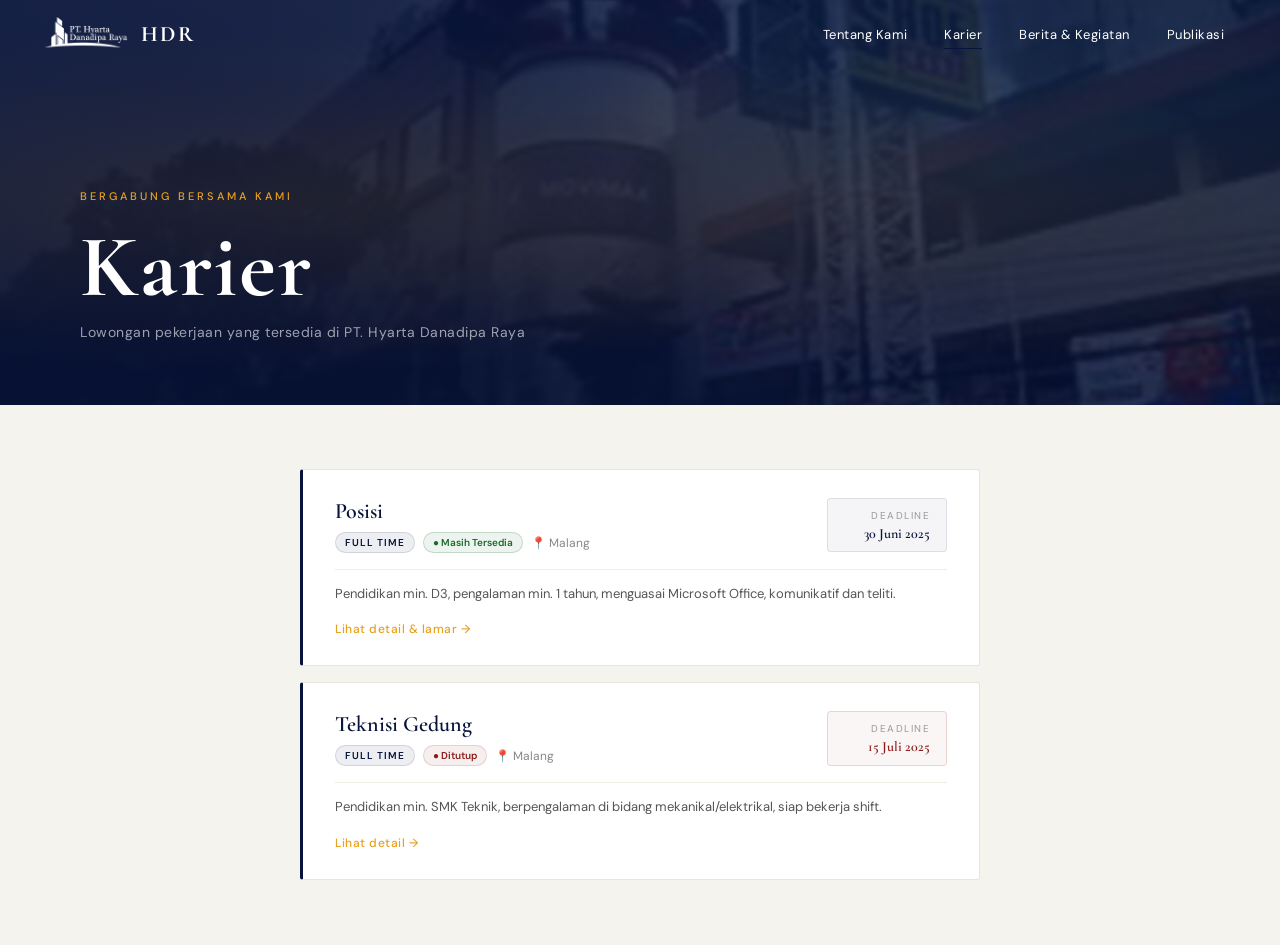
<file: 3karier.html>
<!DOCTYPE html>
<html lang="id">
<head>
  <meta charset="UTF-8">
  <meta name="viewport" content="width=device-width, initial-scale=1.0"/>
  <title>Karier – PT. Hyarta Danadipa Raya</title>
  <link rel="stylesheet" href="1utama.css">
  <link rel="stylesheet" href="3karier.css">
  <link rel="preconnect" href="https://fonts.googleapis.com">
  <link rel="preconnect" href="https://fonts.gstatic.com" crossorigin>
  <link href="https://fonts.googleapis.com/css2?family=Cormorant+Garamond:wght@300;400;600;700&family=DM+Sans:wght@300;400;500&display=swap" rel="stylesheet">
</head>
<body>

  <!-- ======= NAVBAR ======= -->
  <nav class="navbar" id="navbar">
    <div class="navbar-logo">
      <img src="fotologo.png" alt="Logo HDR" class="nav-logo-img">
      <span class="nav-brand">HDR</span>
    </div>
    <div class="navbar-links">
      <a href="index.html" class="nav-link active">Tentang Kami</a>
      <a href="3karier.html" class="nav-link">Karier</a>
      <a href="5berita.html" class="nav-link">Berita &amp; Kegiatan</a>
      <a href="6publikasi.html" class="nav-link">Publikasi</a>
    </div>
    <button class="hamburger" id="hamburger" aria-label="Menu">
      <span></span><span></span><span></span>
    </button>
  </nav>

  <div class="mobile-drawer" id="mobileDrawer">
    <a href="index.html" class="nav-link active">Tentang Kami</a>
      <a href="3karier.html" class="nav-link">Karier</a>
      <a href="5berita.html" class="nav-link">Berita &amp; Kegiatan</a>
      <a href="6publikasi.html" class="nav-link">Publikasi</a>
  </div>

  <!-- ======= HERO ======= -->
  <section class="karier-hero">
    <div class="hero-overlay"></div>
    <div class="karier-hero-content">
      <span class="section-tag reveal">Bergabung Bersama Kami</span>
      <h1 class="karier-hero-title reveal">Karier</h1>
      <p class="karier-hero-sub reveal">Lowongan pekerjaan yang tersedia di PT. Hyarta Danadipa Raya</p>
    </div>
  </section>

  <!-- ======= KONTEN LOWONGAN ======= -->
  <section class="karier-konten">

    <!-- =====================================================
         TAMBAH LOWONGAN DI SINI
         Ganti href, badge-buka/tutup, judul, syarat, deadline sesuai note
    ====================================================== -->

    <a href="PASTE_LINK_GOOGLE_DRIVE" target="_blank" class="lowongan reveal">
      <div class="lowongan-top">
        <div>
          <div class="lowongan-judul">Posisi</div>
          <div class="lowongan-info">
            <span class="badge">Full Time</span>
            <span class="badge-buka">● Masih Tersedia</span>
            <span class="lowongan-lokasi">📍 Malang</span>
          </div>
        </div>
        <div class="lowongan-deadline">
          <span class="deadline-label">Deadline</span>
          <span class="deadline-val">30 Juni 2025</span>
        </div>
      </div>
      <div class="lowongan-syarat">
        Pendidikan min. D3, pengalaman min. 1 tahun,
        menguasai Microsoft Office, komunikatif dan teliti.
      </div>
      <div class="lowongan-footer">Lihat detail & lamar →</div>
    </a>

    <a href="LINK_GOOGLE_DRIVE" target="_blank" class="lowongan reveal">
      <div class="lowongan-top">
        <div>
          <div class="lowongan-judul">Teknisi Gedung</div>
          <div class="lowongan-info">
            <span class="badge">Full Time</span>
            <span class="badge-tutup">● Ditutup</span>
            <span class="lowongan-lokasi">📍 Malang</span>
          </div>
        </div>
        <div class="lowongan-deadline tutup">
          <span class="deadline-label">Deadline</span>
          <span class="deadline-val">15 Juli 2025</span>
        </div>
      </div>
      <div class="lowongan-syarat">
        Pendidikan min. SMK Teknik, berpengalaman di bidang
        mekanikal/elektrikal, siap bekerja shift.
      </div>
      <div class="lowongan-footer">Lihat detail →</div>
    </a>

    <!-- TAMBAH LOWONGAN BARU DI BAWAH INI -->
    <!--
    <a href="LINK_GOOGLE_DRIVE" target="_blank" class="lowongan reveal">
      <div class="lowongan-top">
        <div>
          <div class="lowongan-judul">NAMA POSISI</div>
          <div class="lowongan-info">
            <span class="badge">Full Time</span>
            <span class="badge-buka">● Masih Tersedia</span>
            <span class="lowongan-lokasi">📍 Malang</span>
          </div>
        </div>
        <div class="lowongan-deadline">
          <span class="deadline-label">Deadline</span>
          <span class="deadline-val">TANGGAL</span>
        </div>
      </div>
      <div class="lowongan-syarat">Syarat: ISI DI SINI</div>
      <div class="lowongan-footer">Lihat detail & lamar →</div>
    </a>
    -->

    <!-- JIKA TIDAK ADA LOWONGAN, HAPUS KOMENTAR DI BAWAH -->
    <!--
    <div class="kosong reveal">
      <div class="kosong-icon">📋</div>
      <p>Saat ini belum ada lowongan yang tersedia.</p>
      <p>Pantau terus halaman ini untuk update terbaru.</p>
    </div>
    -->

  </section>

  <button class="scroll-top" id="scrollTop" aria-label="Scroll to top">↑</button>
  <script src="1utama.js"></script>
</body>
</html>
</file>
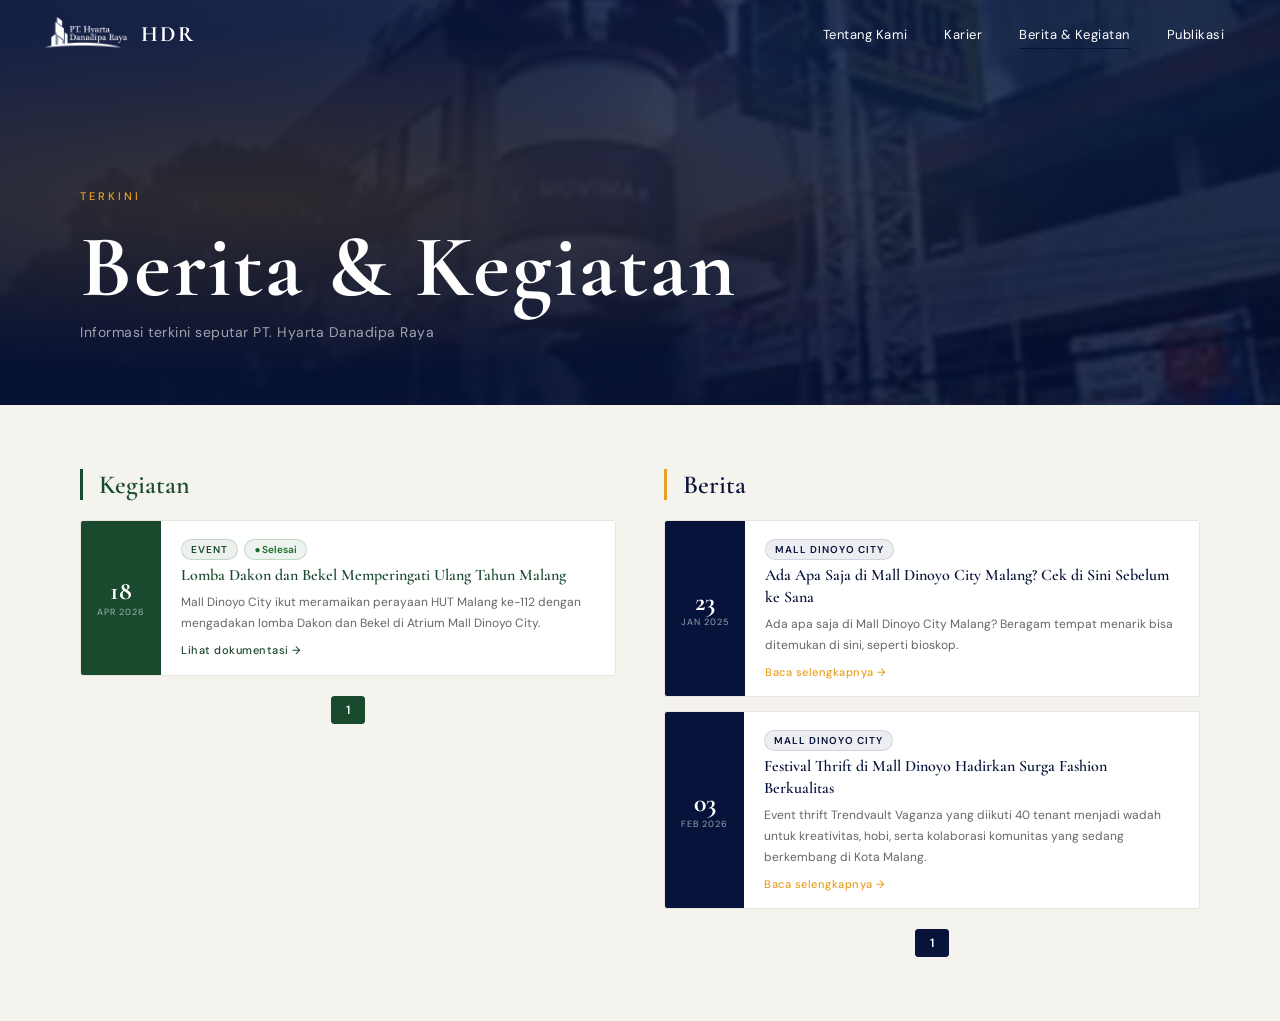
<file: 5berita.html>
<!DOCTYPE html>
<html lang="id">
<head>
  <meta charset="UTF-8">
  <meta name="viewport" content="width=device-width, initial-scale=1.0"/>
  <title>Berita & Kegiatan – PT. Hyarta Danadipa Raya</title>
  <link rel="stylesheet" href="1utama.css">
  <link rel="stylesheet" href="5berita.css">
  <link rel="preconnect" href="https://fonts.googleapis.com">
  <link rel="preconnect" href="https://fonts.gstatic.com" crossorigin>
  <link href="https://fonts.googleapis.com/css2?family=Cormorant+Garamond:wght@300;400;600;700&family=DM+Sans:wght@300;400;500&display=swap" rel="stylesheet">
</head>
<body>

  <!-- ======= NAVBAR ======= -->
  <nav class="navbar" id="navbar">
    <div class="navbar-logo">
      <img src="fotologo.png" alt="Logo HDR" class="nav-logo-img">
      <span class="nav-brand">HDR</span>
    </div>
    <div class="navbar-links">
      <a href="index.html" class="nav-link active">Tentang Kami</a>
      <a href="3karier.html" class="nav-link">Karier</a>
      <a href="5berita.html" class="nav-link">Berita &amp; Kegiatan</a>
      <a href="6publikasi.html" class="nav-link">Publikasi</a>
    </div>
    <button class="hamburger" id="hamburger" aria-label="Menu">
      <span></span><span></span><span></span>
    </button>
  </nav>

  <div class="mobile-drawer" id="mobileDrawer">
    <a href="index.html" class="nav-link active">Tentang Kami</a>
      <a href="3karier.html" class="nav-link">Karier</a>
      <a href="5berita.html" class="nav-link">Berita &amp; Kegiatan</a>
      <a href="6publikasi.html" class="nav-link">Publikasi</a>
  </div>

  <!-- ======= HERO ======= -->
  <section class="berita-hero">
    <div class="hero-overlay"></div>
    <div class="berita-hero-content">
      <span class="section-tag reveal">Terkini</span>
      <h1 class="berita-hero-title reveal">Berita & Kegiatan</h1>
      <p class="berita-hero-sub reveal">Informasi terkini seputar PT. Hyarta Danadipa Raya</p>
    </div>
  </section>

  <!-- ======= KONTEN ======= -->
  <div class="berita-wrap">
    <div class="dua-kolom">

      <!-- ============================================
           KOLOM KIRI — KEGIATAN
           Maks 10 kartu. Kalau penuh buat 5berita-p2.html
      ============================================ -->
      <div>
        <h2 class="kolom-judul hijau reveal">Kegiatan</h2>

        <div class="daftar-kartu">

          <!-- KARTU KEGIATAN 1 -->
          <a href="LINK_DOKUMENTASI" target="_blank" class="kartu-kegiatan reveal">
            <div class="kartu-kiri-hijau">
              <div class="kartu-tanggal-blok">
                <span class="tgl-hari">18</span>
                <span class="tgl-bulan">Apr 2026</span>
              </div>
            </div>
            <div class="kartu-kanan">
              <div class="kartu-meta">
                <span class="badge-kegiatan">EVENT</span>
                <span class="badge-selesai">● Selesai</span>
              </div>
              <div class="kartu-judul hijau">Lomba Dakon dan Bekel Memperingati Ulang Tahun Malang</div>
              <div class="kartu-ringkasan">
                Mall Dinoyo City ikut meramaikan perayaan HUT Malang ke-112 
                dengan mengadakan lomba Dakon dan Bekel di Atrium Mall Dinoyo City.
              </div>
              <div class="kartu-footer hijau">Lihat dokumentasi →</div>
            </div>
          </a>

          <!-- ============================================
               TAMBAH KEGIATAN BARU — copy blok ini, maks 10
          =============================================
          <a href="LINK_DOKUMENTASI" target="_blank" class="kartu-kegiatan reveal">
            <div class="kartu-kiri-hijau">
              <div class="kartu-tanggal-blok">
                <span class="tgl-hari">DD</span>
                <span class="tgl-bulan">MMM YYYY</span>
              </div>
            </div>
            <div class="kartu-kanan">
              <div class="kartu-meta">
                <span class="badge-kegiatan">KATEGORI</span>
                <span class="badge-selesai">● Selesai</span>
              </div>
              <div class="kartu-judul hijau">JUDUL KEGIATAN</div>
              <div class="kartu-ringkasan">DESKRIPSI SINGKAT</div>
              <div class="kartu-footer hijau">Lihat dokumentasi →</div>
            </div>
          </a>
          -->

          <!-- JIKA BELUM ADA KEGIATAN
          <div class="kosong reveal">
            <div class="kosong-icon">🎯</div>
            <p>Belum ada kegiatan.</p>
            <p>Pantau terus untuk update terbaru.</p>
          </div>
          -->

        </div><!-- end daftar-kartu -->

        <!-- PAGINATION KEGIATAN -->
        <div class="pagination">
          <a href="5berita.html" class="pag-btn hijau active">1</a>
          <!-- <a href="5berita-p2.html#kegiatan" class="pag-btn hijau">2</a> -->
        </div>

      </div><!-- end kolom kiri -->


      <!-- ============================================
           KOLOM KANAN — BERITA
           Maks 10 kartu. Kalau penuh buat 5berita-p2.html
      ============================================ -->
      <div>
        <h2 class="kolom-judul reveal">Berita</h2>

        <div class="daftar-kartu">

          <!-- KARTU BERITA 1 -->
          <a href="https://kumparan.com/seputar-malang/ada-apa-saja-di-mall-dinoyo-city-malang-cek-di-sini-sebelum-ke-sana-24MHCnG4ILR" target="_blank" class="kartu-berita reveal">
            <div class="kartu-kiri-biru">
              <div class="kartu-tanggal-blok">
                <span class="tgl-hari">23</span>
                <span class="tgl-bulan">Jan 2025</span>
              </div>
            </div>
            <div class="kartu-kanan">
              <div class="kartu-meta">
                <span class="badge-kategori">Mall Dinoyo City</span>
              </div>
              <div class="kartu-judul">Ada Apa Saja di Mall Dinoyo City Malang? Cek di Sini Sebelum ke Sana</div>
              <div class="kartu-ringkasan">
                Ada apa saja di Mall Dinoyo City Malang? Beragam tempat menarik bisa 
                ditemukan di sini, seperti bioskop.
              </div>
              <div class="kartu-footer">Baca selengkapnya →</div>
            </div>
          </a>

          <!-- KARTU BERITA 2 -->
          <a href="https://timesindonesia.co.id/peristiwa-daerah/576431/festival-thrift-di-mall-dinoyo-hadirkan-surga-fashion-berkualitas" target="_blank" class="kartu-berita reveal">
            <div class="kartu-kiri-biru">
              <div class="kartu-tanggal-blok">
                <span class="tgl-hari">03</span>
                <span class="tgl-bulan">Feb 2026</span>
              </div>
            </div>
            <div class="kartu-kanan">
              <div class="kartu-meta">
                <span class="badge-kategori">Mall Dinoyo City</span>
              </div>
              <div class="kartu-judul">Festival Thrift di Mall Dinoyo Hadirkan Surga Fashion Berkualitas</div>
              <div class="kartu-ringkasan">
                Event thrift Trendvault Vaganza yang diikuti 40 tenant menjadi wadah untuk kreativitas, 
                hobi, serta kolaborasi komunitas yang sedang berkembang di Kota Malang.
              </div>
              <div class="kartu-footer">Baca selengkapnya →</div>
            </div>
          </a>

          <!-- ============================================
               TAMBAH BERITA BARU — copy blok ini, maks 10
          =============================================
          <a href="LINK_ARTIKEL" target="_blank" class="kartu-berita reveal">
            <div class="kartu-kiri-biru">
              <div class="kartu-tanggal-blok">
                <span class="tgl-hari">DD</span>
                <span class="tgl-bulan">MMM YYYY</span>
              </div>
            </div>
            <div class="kartu-kanan">
              <div class="kartu-meta">
                <span class="badge-kategori">KATEGORI</span>
              </div>
              <div class="kartu-judul">JUDUL BERITA</div>
              <div class="kartu-ringkasan">RINGKASAN SINGKAT</div>
              <div class="kartu-footer">Baca selengkapnya →</div>
            </div>
          </a>
          -->

          <!-- JIKA BELUM ADA BERITA
          <div class="kosong reveal">
            <div class="kosong-icon">📰</div>
            <p>Belum ada berita.</p>
            <p>Pantau terus untuk update terbaru.</p>
          </div>
          -->

        </div><!-- end daftar-kartu -->

        <!-- PAGINATION BERITA -->
        <div class="pagination">
          <a href="5berita.html" class="pag-btn active">1</a>
          <!-- <a href="5berita-p2.html" class="pag-btn">2</a> -->
        </div>

      </div><!-- end kolom kanan -->

    </div><!-- end dua-kolom -->
  </div><!-- end berita-wrap -->

  <button class="scroll-top" id="scrollTop" aria-label="Scroll to top">↑</button>
  <script src="1utama.js"></script>
</body>
</html>
</file>
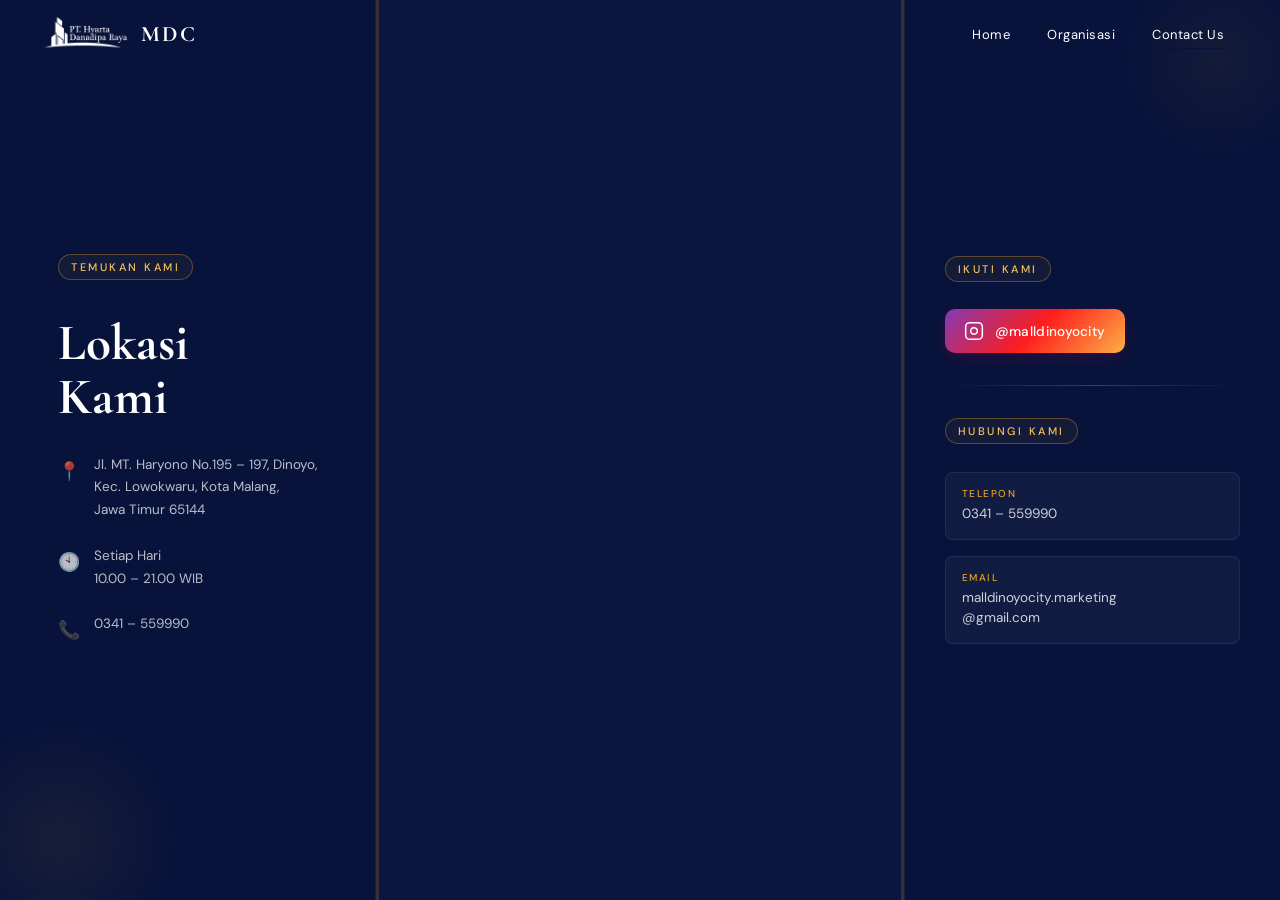
<file: 8contactus.html>
<!DOCTYPE html>
<html lang="id">
<head>
  <meta charset="UTF-8">
  <meta name="viewport" content="width=device-width, initial-scale=1.0">
  <title>Contact Us – Mall Dinoyo City</title>
  <link rel="stylesheet" href="1utama.css">
  <link rel="stylesheet" href="8contactus.css">
  <link rel="preconnect" href="https://fonts.googleapis.com">
  <link rel="preconnect" href="https://fonts.gstatic.com" crossorigin>
  <link href="https://fonts.googleapis.com/css2?family=Cormorant+Garamond:wght@300;400;600;700&family=DM+Sans:wght@300;400;500&display=swap" rel="stylesheet">
</head>
<body>

  <!-- ======= NAVBAR ======= -->
  <nav class="navbar" id="navbar">
    <div class="navbar-logo">
      <img src="fotologo.png" alt="Logo HDR" class="nav-logo-img">
      <span class="nav-brand">MDC</span>
    </div>
    <div class="navbar-links">
      <a href="2malldinoyo.html" class="nav-link">Home</a>
      <a href="7organisasi.html" class="nav-link">Organisasi</a>
      <a href="8contactus.html" class="nav-link active">Contact Us</a>
    </div>
    <button class="hamburger" id="hamburger" aria-label="Menu">
      <span></span><span></span><span></span>
    </button>
  </nav>

  <div class="mobile-drawer" id="mobileDrawer">
    <a href="2malldinoyo.html" class="drawer-link">Home</a>
    <a href="7organisasi.html" class="drawer-link">Organisasi</a>
    <a href="8contactus.html" class="drawer-link">Contact Us</a>
  </div>

  <!-- ======= HALAMAN UTAMA : 3 KOLOM ======= -->
  <section class="contact-page">

    <!-- KOLOM 1 : Info -->
    <div class="sisi-info">
      <div class="info-content">
        <span class="section-tag light reveal">Temukan Kami</span>
        <h2 class="info-judul reveal">Lokasi<br>Kami</h2>
        <div class="info-baris reveal">
          <div class="info-item">
            <span class="info-icon">📍</span>
            <span>Jl. MT. Haryono No.195 – 197, Dinoyo,<br>Kec. Lowokwaru, Kota Malang,<br>Jawa Timur 65144</span>
          </div>
          <div class="info-item">
            <span class="info-icon">🕙</span>
            <span>Setiap Hari<br>10.00 – 21.00 WIB</span>
          </div>
          <div class="info-item">
            <span class="info-icon">📞</span>
            <span>0341 – 559990</span>
          </div>
        </div>
      </div>
    </div>

    <!-- KOLOM 2 : Maps -->
    <div class="sisi-maps">
      <iframe
        src="https://www.google.com/maps/embed?pb=!1m18!1m12!1m3!1d3951.3!2d112.6139!3d-7.9456!2m3!1f0!2f0!3f0!3m2!1i1024!2i768!4f13.1!3m3!1m2!1s0x2dd629644d2ad3a3%3A0x6e5d33e6e3d3e3e3!2sMall%20Dinoyo%20City!5e0!3m2!1sid!2sid!4v1234567890"
        allowfullscreen=""
        loading="lazy"
        title="Lokasi Mall Dinoyo City">
      </iframe>
    </div>

    <!-- KOLOM 3 : Sosial & Kontak -->
    <div class="sisi-sosial">
      <div class="sosial-content">

        <div class="sosial-blok reveal">
          <span class="section-tag light">Ikuti Kami</span>
          <a href="https://www.instagram.com/malldinoyocity" target="_blank" rel="noopener" class="ig-btn">
            <svg viewBox="0 0 24 24" fill="none" stroke="currentColor" stroke-width="1.8">
              <rect x="2" y="2" width="20" height="20" rx="5" ry="5"/>
              <path d="M16 11.37A4 4 0 1 1 12.63 8 4 4 0 0 1 16 11.37z"/>
              <line x1="17.5" y1="6.5" x2="17.51" y2="6.5"/>
            </svg>
            @malldinoyocity
          </a>
        </div>

        <div class="sosial-divider"></div>

        <div class="sosial-blok reveal">
          <span class="section-tag light">Hubungi Kami</span>
          <div class="contact-list">
            <div class="contact-item-row">
              <span class="contact-label">Telepon</span>
              <span class="contact-val">0341 – 559990</span>
            </div>
            <div class="contact-item-row">
              <span class="contact-label">Email</span>
              <a href="mailto:malldinoyocity.marketing@gmail.com" class="contact-val contact-link">
                malldinoyocity.marketing<br>@gmail.com
              </a>
            </div>
          </div>
        </div>

      </div>
    </div>

  </section>

  <button class="scroll-top" id="scrollTop" aria-label="Scroll to top">↑</button>
  <script src="1utama.js"></script>
</body>
</html>
</file>
<file: 1utama.css>
/* ===== IMPORT FONTS ===== */
@import url('https://fonts.googleapis.com/css2?family=Cormorant+Garamond:wght@300;400;600;700&family=DM+Sans:wght@300;400;500&display=swap');

/* ===== CSS VARIABLES ===== */
:root {
  --navy:      #07133a;
  --navy-mid:  #0d1f5c;
  --gold:      #E8A020;
  --gold-light:#f5c05a;
  --blue:      #2E86C1;
  --cream:     #f5f3ee;
  --white:     #ffffff;
  --gray:      #9192a5;
  --red-dark:  #8B1A1A;
  --text-muted:#c6cbd8;
  --font-display: 'Cormorant Garamond', Georgia, serif;
  --font-body:    'DM Sans', Arial, sans-serif;
  --transition: 0.4s cubic-bezier(0.25, 0.46, 0.45, 0.94);
}

/* ===== RESET & BASE ===== */
*, *::before, *::after { box-sizing: border-box; margin: 0; padding: 0; }

html { scroll-behavior: smooth; }

body {
  font-family: var(--font-body);
  background: var(--cream);
  color: var(--navy);
  overflow-x: hidden;
  cursor: default;
}

/* ===== CUSTOM CURSOR ===== */
.custom-cursor {
  width: 12px; height: 12px;
  background: var(--gold);
  border-radius: 50%;
  position: fixed;
  pointer-events: none;
  z-index: 9999;
  transition: transform 0.15s ease;
  mix-blend-mode: multiply;
}
.custom-cursor.grow { transform: scale(3); opacity: 0.5; }

/* ===== SCROLL REVEAL ===== */
.reveal {
  opacity: 0;
  transform: translateY(40px);
  transition: opacity 0.7s ease, transform 0.7s ease;
}
.reveal.visible {
  opacity: 1;
  transform: translateY(0);
}

/* staggered delay helpers */
.reveal:nth-child(2) { transition-delay: 0.1s; }
.reveal:nth-child(3) { transition-delay: 0.2s; }
.reveal:nth-child(4) { transition-delay: 0.3s; }
.reveal:nth-child(5) { transition-delay: 0.15s; }
.reveal:nth-child(6) { transition-delay: 0.25s; }

/* ===== ANIMATIONS ===== */
@keyframes slideUp {
  from { opacity: 0; transform: translateY(60px); }
  to   { opacity: 1; transform: translateY(0); }
}
@keyframes fadeIn {
  from { opacity: 0; }
  to   { opacity: 1; }
}
@keyframes float {
  0%, 100% { transform: translateY(0); }
  50%       { transform: translateY(-8px); }
}
@keyframes scrollLine {
  0%   { transform: scaleY(0); transform-origin: top; }
  50%  { transform: scaleY(1); transform-origin: top; }
  50.01% { transform: scaleY(1); transform-origin: bottom; }
  100% { transform: scaleY(0); transform-origin: bottom; }
}
@keyframes pulse {
  0%, 100% { opacity: 1; }
  50%       { opacity: 0.4; }
}

/* ===== SECTION TAG ===== */
.section-tag {
  font-family: var(--font-body);
  font-size: 11px;
  font-weight: 500;
  letter-spacing: 3px;
  text-transform: uppercase;
  color: var(--gold);
  display: block;
  margin-bottom: 0.5rem;
}
.section-tag.light { color: var(--gold-light); }
.section-tag.dark  { color: var(--navy-mid); }

.section-title {
  font-family: var(--font-display);
  font-size: 42px;
  font-weight: 600;
  color: var(--white);
  line-height: 1.1;
}
.section-title.light { color: var(--white); }

/* ===== NAVBAR ===== */
.navbar {
  position: fixed;
  top: 0; left: 0; right: 0;
  z-index: 100;
  display: flex;
  align-items: center;
  padding: 1rem 2.5rem;
  background: transparent;
  transition: background var(--transition), padding var(--transition), backdrop-filter var(--transition);
}
.navbar.scrolled {
  background: rgba(7, 19, 58, 0.92);
  backdrop-filter: blur(12px);
  padding: 0.8rem 2.5rem;
  box-shadow: 0 2px 20px rgba(0,0,0,0.3);
}

.navbar-logo {
  display: flex;
  align-items: center;
  gap: 0.6rem;
  text-decoration: none;
  margin-right: auto;
}
.nav-logo-img {
  height: 36px;
  width: auto;
  filter: brightness(0) invert(1);
  object-fit: contain;
}
.nav-brand {
  font-family: var(--font-display);
  font-size: 22px;
  font-weight: 700;
  color: var(--white);
  letter-spacing: 2px;
}

.navbar-links {
  display: flex;
  gap: 0.3rem;
  align-items: center;
}
.nav-link {
  text-decoration: none;
  color: white;
  font-size: 13px;
  font-weight: 400;
  letter-spacing: 0.5px;
  padding: 0.5rem 1rem;
  border-radius: 4px;
  transition: color var(--transition), background var(--transition);
  position: relative;
}
.nav-link::after {
  content: '';
  position: absolute;
  bottom: 2px; left: 1rem; right: 1rem;
  height: 1px;
  background: var(--navy);
  transform: scaleX(0);
  transition: transform var(--transition);
}
.nav-link:hover::after,
.nav-link.active::after { transform: scaleX(1); }
.nav-link:hover { color: var(--white); }
.nav-link.active { color: var(--white); }

.hamburger {
  display: none;
  flex-direction: column;
  gap: 5px;
  background: none;
  border: none;
  cursor: pointer;
  padding: 4px;
}
.hamburger span {
  display: block;
  width: 24px; height: 2px;
  background: white;
  border-radius: 2px;
  transition: var(--transition);
}

.mobile-drawer {
  display: flex;
  position: fixed;
  top: 0; right: -100%;
  width: 260px; height: 100%;
  background: var(--navy);
  z-index: 1000;
  flex-direction: column;
  padding: 5rem 2rem 2rem;
  gap: 0.5rem;
  transition: right 0.35s ease;
  visibility: hidden;
}
.mobile-drawer.open {
  right: 0;
  visibility: visible;
}
.drawer-link {
  text-decoration: none;
  color: var(--text-muted);
  font-size: 15px;
  padding: 0.75rem 0;
  border-bottom: 1px solid rgba(255,255,255,0.08);
  transition: color var(--transition);
}
.drawer-link:hover { color: var(--gold); }

/* ===== HERO ===== */
.halaman1 {
  height: 100vh;
  position: relative;
  display: flex;
  align-items: center;
  justify-content: center;
  overflow: hidden;
  background:
    linear-gradient(135deg, rgba(7,19,58,0.75) 0%, rgba(7,19,58,0.5) 100%),
    url("background.jpg") center/cover no-repeat;
}

.hero-overlay {
  position: absolute;
  inset: 0;
  background: 
    radial-gradient(ellipse at 20% 50%, rgba(232,160,32,0.1) 0%, transparent 60%),
    radial-gradient(ellipse at 80% 20%, rgba(46,134,193,0.1) 0%, transparent 50%);
  pointer-events: none;
}

.hero-content {
  text-align: center;
  z-index: 2;
  display: flex;
  flex-direction: column;
  align-items: center;
  gap: 1.2rem;
}

.hero-badge {
  font-size: 11px;
  font-weight: 500;
  letter-spacing: 4px;
  text-transform: uppercase;
  color: var(--gold);
  border: 1px solid rgba(232,160,32,0.4);
  padding: 0.4rem 1.2rem;
  border-radius: 20px;
  animation: fadeIn 1s ease 0.3s both;
}

.teks1 {
  font-family: var(--font-display);
  font-size: clamp(36px, 6vw, 72px);
  font-weight: 700;
  color: var(--white);
  line-height: 1.05;
  letter-spacing: 2px;
  animation: slideUp 1s ease 0.5s both;
}

.teks2 {
  font-size: 15px;
  color: rgba(255,255,255,0.75);
  line-height: 1.8;
  animation: slideUp 1s ease 0.7s both;
  max-width: 480px;
}

.hero-cta {
  display: inline-block;
  text-decoration: none;
  color: var(--navy);
  background: var(--gold);
  padding: 0.75rem 2rem;
  font-size: 13px;
  font-weight: 500;
  letter-spacing: 1px;
  border-radius: 2px;
  animation: slideUp 1s ease 0.9s both;
  transition: background var(--transition), transform var(--transition);
  margin-top: 0.5rem;
}
.hero-cta:hover {
  background: var(--gold-light);
  transform: translateY(-2px);
}

.hero-scroll-hint {
  position: absolute;
  bottom: 2rem;
  left: 50%;
  transform: translateX(-50%);
  display: flex;
  flex-direction: column;
  align-items: center;
  gap: 0.5rem;
  animation: fadeIn 1s ease 2s both;
}
.hero-scroll-hint span {
  font-size: 10px;
  letter-spacing: 3px;
  text-transform: uppercase;
  color: rgba(255,255,255,0.5);
}
.scroll-line {
  width: 1px;
  height: 40px;
  background: var(--gold);
  animation: scrollLine 1.5s ease-in-out infinite;
}

/* ===== HALAMAN 2 ===== */
.halaman2 {
  background: var(--cream);
  padding: 5rem 2rem 3rem;
  display: flex;
  flex-direction: column;
  align-items: center;
  gap: 2.5rem;
}

.halaman2-inner {
  display: flex;
  align-items: center;
  gap: 3rem;
  max-width: 800px;
  width: 100%;
}

.fotologo {
  width: 200px;
  height: auto;
  animation: float 4s ease-in-out infinite;
  flex-shrink: 0;
}

.halaman2-text {
  display: flex;
  flex-direction: column;
  gap: 0.75rem;
}

.teks3 {
  font-family: var(--font-display);
  font-size: 20px;
  color: var(--navy);
  font-weight: 600;
}

.teks3-sub {
  font-size: 14px;
  color: #555;
  line-height: 1.8;
  max-width: 420px;
}

/* Stat bar */
.stat-bar {
  display: flex;
  gap: 0;
  background: var(--navy);
  border-radius: 4px;
  overflow: hidden;
  width: 100%;
  max-width: 700px;
}
.stat-item {
  flex: 1;
  display: flex;
  flex-direction: column;
  align-items: center;
  justify-content: center;
  padding: 1.5rem 1rem;
  gap: 0.3rem;
}
.stat-num {
  font-family: var(--font-display);
  font-size: 40px;
  font-weight: 700;
  color: var(--gold);
  line-height: 1;
}
.stat-pct {
  font-family: var(--font-display);
  font-size: 22px;
  color: var(--gold);
  margin-left: 2px;
}
.stat-label {
  font-size: 11px;
  letter-spacing: 1px;
  color: var(--text-muted);
  text-transform: uppercase;
}
.stat-divider {
  width: 1px;
  background: rgba(255,255,255,0.1);
  margin: 1rem 0;
}

/* ===== HALAMAN 3 : VISI MISI ===== */
.halaman3 {
  background: var(--navy);
  padding: 5rem 3rem;
  display: flex;
  flex-direction: column;
  align-items: center;
  gap: 2.5rem;
  position: relative;
  overflow: hidden;
}
.halaman3::before {
  content: '';
  position: absolute;
  top: -60px; right: -60px;
  width: 300px; height: 300px;
  border: 1px solid rgba(232,160,32,0.12);
  border-radius: 50%;
  pointer-events: none;
}
.halaman3::after {
  content: '';
  position: absolute;
  bottom: -80px; left: -80px;
  width: 400px; height: 400px;
  border: 1px solid rgba(46,134,193,0.08);
  border-radius: 50%;
  pointer-events: none;
}

.halaman3-header {
  text-align: center;
}

.container {
  display: grid;
  grid-template-columns: 1fr 1fr;
  gap: 3rem;
  max-width: 900px;
  width: 100%;
  z-index: 1;
}

.halaman3 .section {
  background: rgba(255,255,255,0.03);
  border: 1px solid rgba(255,255,255,0.08);
  border-radius: 4px;
  padding: 2rem;
  transition: background var(--transition), border-color var(--transition);
}
.halaman3 .section:hover {
  background: rgba(255,255,255,0.06);
  border-color: rgba(232,160,32,0.25);
}

.vm-icon {
  font-size: 24px;
  color: var(--gold);
  margin-bottom: 0.75rem;
  display: block;
}

.halaman3 .section h2 {
  font-family: var(--font-display);
  font-size: 26px;
  font-weight: 600;
  margin-bottom: 1rem;
  color: var(--white);
  padding-bottom: 0.75rem;
  border-bottom: 1px solid rgba(255,255,255,0.1);
}

.halaman3 .section p,
.halaman3 .section li {
  font-size: 14px;
  line-height: 1.9;
  color: var(--text-muted);
}

.halaman3 .section ul {
  padding-left: 1.2rem;
}

.halaman3 .section li {
  margin-bottom: 0.75rem;
}

/* ===== HALAMAN 4 : BIDANG USAHA ===== */
.halaman4 {
  background: var(--navy);
  padding: 5rem 3rem;
  display: flex;
  flex-direction: column;
  align-items: center;
  gap: 2rem;
  border-top: 1px solid rgba(255,255,255,0.05);
}

.halaman4-header { text-align: center; }

.judul {
  font-family: var(--font-display);
  font-size: clamp(22px, 3vw, 34px);
  font-weight: 700;
  color: var(--white);
  text-transform: uppercase;
  letter-spacing: 2px;
  margin-bottom: 0;
}

.halaman4 .grid {
  display: grid;
  grid-template-columns: 1fr 1fr 1fr;
  gap: 1.5rem;
  width: 85%;
}

.halaman4 .kartu {
  background: rgba(255,255,255,0.04);
  border: 1px solid rgba(255,255,255,0.1);
  border-radius: 4px;
  overflow: hidden;
  transition: transform var(--transition), box-shadow var(--transition), border-color var(--transition);
}
.halaman4 .kartu:hover {
  transform: translateY(-6px);
  box-shadow: 0 16px 40px rgba(0,0,0,0.3);
  border-color: rgba(232,160,32,0.3);
}

.kartu-icon {
  font-size: 28px;
  padding: 1.2rem 1.2rem 0;
  display: block;
}

.biru-gelap { background: rgba(7, 19, 58, 0.9); border-left: 3px solid #2E86C1; }
.kuning     { background: #b87d18; border-left: 3px solid var(--gold); }
.biru-muda  { background: #1f6491; border-left: 3px solid #5dade2; }

.kartu-header {
  padding: 0.6rem 1.2rem;
  font-weight: 600;
  font-size: 12px;
  letter-spacing: 1.5px;
  text-transform: uppercase;
  color: white;
}

.kartu-body {
  padding: 0.9rem 1.2rem 1.2rem;
}

.halaman4 .kartu-body ul { padding-left: 1.1rem; }
.halaman4 .kartu-body li {
  font-size: 13px;
  color: var(--text-muted);
  line-height: 1.8;
  margin-bottom: 0.4rem;
}

/* ===== HALAMAN 5 : LEGALITAS ===== */
.halaman5 {
  background: var(--cream);
  padding: 5rem 3rem;
  display: flex;
  flex-direction: column;
  align-items: center;
  gap: 2rem;
}

.halaman5-header { text-align: center; }

.judul-halaman {
  font-family: var(--font-display);
  font-size: clamp(22px, 3vw, 34px);
  font-weight: 700;
  color: var(--navy);
  text-transform: uppercase;
  letter-spacing: 2px;
}

.halaman5 .grid {
  display: grid;
  grid-template-columns: 1fr 1fr 1fr;
  gap: 1rem;
  width: 80%;
}

.halaman5 .kartu {
  border: 1px solid #e0ddd5;
  border-radius: 4px;
  background: var(--white);
  overflow: hidden;
  transition: transform var(--transition), box-shadow var(--transition);
}
.halaman5 .kartu:hover {
  transform: translateY(-4px);
  box-shadow: 0 8px 24px rgba(7,19,58,0.1);
}

.biru  { background: var(--navy); color: white; }
.merah { background: var(--red-dark); color: white; }

.kartu-body {
  padding: 0.9rem 1.1rem;
  font-size: 13px;
  color: #444;
  line-height: 1.7;
}

/* ===== HALAMAN 6 : GEDUNG ===== */
.halaman6 {
  background: var(--gray);
  padding: 5rem 3rem;
  display: flex;
  flex-direction: column;
  align-items: center;
  gap: 2rem;
  position: relative;
  overflow: hidden;
}
.halaman6::before {
  content: '';
  position: absolute;
  inset: 0;
  background:
    linear-gradient(180deg, rgba(7,19,58,0.4) 0%, transparent 50%),
    linear-gradient(0deg, rgba(7,19,58,0.4) 0%, transparent 50%);
  pointer-events: none;
}

.halaman6-header {
  text-align: center;
  z-index: 1;
}

.teks-gedung {
  font-size: 15px;
  text-align: center;
  color: rgba(255,255,255,0.9);
  line-height: 2;
  z-index: 1;
}
.teks-gedung strong { color: var(--gold-light); }

.halaman6 .grid {
  display: grid;
  grid-template-columns: 1fr 1fr;
  gap: 1.5rem;
  width: 55%;
  z-index: 1;
}

.halaman6 .kartu {
  text-decoration: none;
  color: var(--navy);
  border-radius: 4px;
  overflow: hidden;
  border: 1px solid rgba(255,255,255,0.15);
  transition: transform var(--transition), box-shadow var(--transition);
  background: white;
}
.halaman6 .kartu:hover {
  transform: translateY(-6px);
  box-shadow: 0 20px 48px rgba(0,0,0,0.3);
}

.kartu-img-wrap {
  position: relative;
  overflow: hidden;
}

.halaman6 .kartu img {
  width: 100%;
  height: 200px;
  display: block;
  object-fit: cover;
  transition: transform 0.6s ease;
}
.halaman6 .kartu:hover img { transform: scale(1.06); }

.kartu-overlay {
  position: absolute;
  inset: 0;
  background: rgba(7,19,58,0.6);
  display: flex;
  align-items: center;
  justify-content: center;
  color: var(--gold-light);
  font-size: 13px;
  font-weight: 600;
  letter-spacing: 1px;
  opacity: 0;
  transition: opacity var(--transition);
}
.halaman6 .kartu:hover .kartu-overlay { opacity: 1; }

.halaman6 .kartu p {
  padding: 0.9rem 1rem;
  font-weight: 600;
  font-size: 13px;
  letter-spacing: 0.5px;
  text-align: center;
  margin: 0;
  background: white;
  color: var(--navy);
}

/* ===== HALAMAN 8 : CONTACT ===== */
.halaman8 {
  background: var(--navy);
  display: flex;
  flex-direction: column;
  align-items: center;
  justify-content: center;
  padding: 5rem 3rem 0;
}

.contact-inner {
  display: flex;
  flex-direction: column;
  align-items: center;
  gap: 2.5rem;
  width: 100%;
  max-width: 800px;
  padding-bottom: 3rem;
}

.h1 {
  font-family: var(--font-display);
  font-size: 36px;
  font-weight: 600;
  color: var(--white);
  text-align: center;
  padding-bottom: 0.75rem;
  border-bottom: 1px solid rgba(255,255,255,0.2);
}

.contact-grid {
  display: flex;
  gap: 0;
  width: 100%;
  justify-content: center;
  align-items: stretch;
}

.contact-item {
  flex: 1;
  display: flex;
  flex-direction: column;
  align-items: center;
  gap: 0.5rem;
  padding: 1.5rem;
  text-align: center;
  transition: background var(--transition);
  border-radius: 4px;
}
.contact-item:hover { background: rgba(255,255,255,0.04); }

.contact-icon {
  font-size: 24px;
  margin-bottom: 0.3rem;
}

.h2 {
  font-family: var(--font-display);
  font-size: 16px;
  font-weight: 600;
  color: var(--gold);
  letter-spacing: 1px;
}

.p {
  font-size: 14px;
  color: var(--text-muted);
  line-height: 1.6;
}

.contact-divider {
  width: 1px;
  background: rgba(255,255,255,0.08);
  margin: 1.5rem 0;
}

.footer-bar {
  width: 100%;
  border-top: 1px solid rgba(255,255,255,0.07);
  text-align: center;
  padding: 1.2rem;
}
.footer-bar p {
  font-size: 12px;
  color: rgba(255,255,255,0.25);
  letter-spacing: 0.5px;
}

/* ===== SCROLL TO TOP ===== */
.scroll-top {
  position: fixed;
  bottom: 2rem;
  right: 2rem;
  width: 44px; height: 44px;
  background: var(--gold);
  color: var(--navy);
  border: none;
  border-radius: 50%;
  font-size: 18px;
  font-weight: bold;
  cursor: pointer;
  z-index: 50;
  opacity: 0;
  transform: translateY(20px);
  transition: opacity var(--transition), transform var(--transition), background var(--transition);
  display: flex;
  align-items: center;
  justify-content: center;
}
.scroll-top.visible { opacity: 1; transform: translateY(0); }
.scroll-top:hover { background: var(--gold-light); }

/* ===== RESPONSIVE ===== */
@media (max-width: 768px) {
  .navbar-links { display: none; }
  .hamburger { display: flex; }
  .halaman2-inner { flex-direction: column; text-align: center; }
  .container { grid-template-columns: 1fr; gap: 1.5rem; }
  .halaman4 .grid { grid-template-columns: 1fr; width: 95%; }
  .halaman5 .grid { grid-template-columns: 1fr 1fr; width: 95%; }
  .halaman6 .grid { grid-template-columns: 1fr; width: 90%; }
  .stat-bar { flex-direction: column; max-width: 300px; }
  .stat-divider { width: 60%; height: 1px; margin: 0 auto; }
  .contact-grid { flex-direction: column; }
  .contact-divider { width: 60%; height: 1px; margin: 0 auto; }
}
</file>
<file: 3karier.css>
/* ============================================================
   3karier.css — Halaman Karier PT. Hyarta Danadipa Raya
   Style global (navbar, font, warna, animasi) dari 1utama.css
   ============================================================ */

/* ======= HERO ======= */
.karier-hero {
  min-height: 45vh;
  background:
    linear-gradient(135deg, rgba(7,19,58,0.92) 0%, rgba(7,19,58,0.75) 100%),
    url("foto3.jpg") center / cover no-repeat;
  display: flex;
  align-items: flex-end;
  padding: 6rem 5rem 4rem;
  position: relative;
  overflow: hidden;
}

.karier-hero::before {
  content: '';
  position: absolute;
  inset: 0;
  background: radial-gradient(ellipse at 80% 50%, rgba(232,160,32,0.08) 0%, transparent 60%);
  pointer-events: none;
}

.karier-hero-content {
  z-index: 1;
  display: flex;
  flex-direction: column;
  gap: 0.75rem;
}

.karier-hero-title {
  font-family: var(--font-display);
  font-size: clamp(48px, 8vw, 88px);
  font-weight: 700;
  color: var(--white);
  line-height: 1;
  letter-spacing: 2px;
  margin: 0;
}

.karier-hero-sub {
  font-size: 14px;
  color: rgba(255,255,255,0.6);
  letter-spacing: 0.5px;
}

/* ======= KONTEN ======= */
.karier-konten {
  background: var(--cream);
  min-height: 60vh;
  padding: 4rem 0;
  display: flex;
  flex-direction: column;
  align-items: center;
  gap: 1rem;
}

/* ======= KARTU LOWONGAN ======= */
.lowongan {
  display: block;
  text-decoration: none;
  color: inherit;
  background: white;
  border: 1px solid #e8e5de;
  border-left: 3px solid var(--navy);
  width: 680px;
  padding: 1.75rem 2rem;
  border-radius: 3px;
  transition: transform var(--transition), box-shadow var(--transition), border-left-color var(--transition);
}

.lowongan:hover {
  transform: translateY(-3px);
  box-shadow: 0 10px 30px rgba(7,19,58,0.1);
  border-left-color: var(--gold);
}

.lowongan-top {
  display: flex;
  justify-content: space-between;
  align-items: flex-start;
  gap: 1rem;
  margin-bottom: 1rem;
}

.lowongan-judul {
  font-family: var(--font-display);
  font-size: 22px;
  font-weight: 600;
  color: var(--navy);
  margin-bottom: 0.5rem;
}

.lowongan-info {
  display: flex;
  align-items: center;
  gap: 0.5rem;
  flex-wrap: wrap;
}

.lowongan-lokasi {
  font-size: 12px;
  color: #888;
}

/* Deadline box */
.lowongan-deadline {
  display: flex;
  flex-direction: column;
  align-items: flex-end;
  gap: 0.2rem;
  flex-shrink: 0;
  background: rgba(7,19,58,0.04);
  border: 1px solid rgba(7,19,58,0.1);
  padding: 0.6rem 1rem;
  border-radius: 4px;
  min-width: 120px;
}

.lowongan-deadline.tutup {
  background: rgba(139,26,26,0.04);
  border-color: rgba(139,26,26,0.15);
}

.deadline-label {
  font-size: 10px;
  letter-spacing: 1.5px;
  text-transform: uppercase;
  color: #999;
}

.deadline-val {
  font-family: var(--font-display);
  font-size: 14px;
  font-weight: 600;
  color: var(--navy);
}

.lowongan-deadline.tutup .deadline-val { color: var(--red-dark); }

.lowongan-syarat {
  font-size: 13px;
  color: #555;
  line-height: 1.8;
  padding-top: 0.75rem;
  border-top: 1px solid #f0ede7;
}

.lowongan-footer {
  margin-top: 1rem;
  font-size: 12px;
  font-weight: 500;
  letter-spacing: 0.5px;
  color: var(--gold);
}

/* ======= BADGE ======= */
.badge {
  background: rgba(7,19,58,0.07);
  color: var(--navy);
  font-size: 10px;
  font-weight: 600;
  letter-spacing: 1px;
  text-transform: uppercase;
  padding: 3px 9px;
  border-radius: 20px;
  border: 1px solid rgba(7,19,58,0.12);
}

.badge-buka {
  background: rgba(26,107,42,0.08);
  color: #1a6b2a;
  font-size: 10px;
  font-weight: 600;
  padding: 3px 9px;
  border-radius: 20px;
  border: 1px solid rgba(26,107,42,0.2);
}

.badge-tutup {
  background: rgba(139,26,26,0.07);
  color: var(--red-dark);
  font-size: 10px;
  font-weight: 600;
  padding: 3px 9px;
  border-radius: 20px;
  border: 1px solid rgba(139,26,26,0.15);
}

/* ======= KOSONG ======= */
.kosong {
  text-align: center;
  padding: 4rem 2rem;
  color: #aaa;
  background: white;
  border: 1px dashed #ddd;
  border-radius: 4px;
  width: 680px;
  display: flex;
  flex-direction: column;
  align-items: center;
  gap: 0.5rem;
}

.kosong-icon { font-size: 40px; margin-bottom: 0.5rem; }
.kosong p { font-size: 14px; line-height: 1.8; }

/* ======= RESPONSIVE ======= */
@media (max-width: 768px) {
  .karier-hero { padding: 6rem 2rem 3rem; }
  .lowongan { width: 92%; }
  .lowongan-top { flex-direction: column; gap: 0.75rem; }
  .lowongan-deadline { align-items: flex-start; }
  .kosong { width: 92%; }
}
</file>
<file: 5berita.css>
/* ============================================================
   5berita.css — Halaman Berita & Kegiatan PT. Hyarta Danadipa Raya
   Style global (navbar, font, warna, animasi) dari 1utama.css
   ============================================================ */

/* ======= HERO ======= */
.berita-hero {
  min-height: 45vh;
  background:
    linear-gradient(135deg, rgba(7,19,58,0.92) 0%, rgba(7,19,58,0.75) 100%),
    url("foto3.jpg") center / cover no-repeat;
  display: flex;
  align-items: flex-end;
  padding: 6rem 5rem 4rem;
  position: relative;
  overflow: hidden;
}

.berita-hero::before {
  content: '';
  position: absolute;
  inset: 0;
  background: radial-gradient(ellipse at 20% 50%, rgba(232,160,32,0.08) 0%, transparent 60%);
  pointer-events: none;
}

.berita-hero-content {
  z-index: 1;
  display: flex;
  flex-direction: column;
  gap: 0.75rem;
}

.berita-hero-title {
  font-family: var(--font-display);
  font-size: clamp(48px, 8vw, 88px);
  font-weight: 700;
  color: var(--white);
  line-height: 1;
  letter-spacing: 2px;
  margin: 0;
}

.berita-hero-sub {
  font-size: 14px;
  color: rgba(255,255,255,0.6);
  letter-spacing: 0.5px;
}

/* ======= WRAPPER UTAMA ======= */
.berita-wrap {
  background: var(--cream);
  padding: 4rem 5rem;
}

/* ======= 2 KOLOM SEJAJAR ======= */
.dua-kolom {
  display: grid;
  grid-template-columns: 1fr 1fr;
  gap: 3rem;
  align-items: start;
}

/* ======= HEADER TIAP KOLOM ======= */
.kolom-judul {
  font-family: var(--font-display);
  font-size: 26px;
  font-weight: 600;
  color: var(--navy);
  border-left: 3px solid var(--gold);
  padding-left: 1rem;
  margin: 0 0 1.25rem 0;
}

.kolom-judul.hijau {
  border-color: #1a4a2e;
  color: #1a4a2e;
}

/* ======= DAFTAR KARTU ======= */
.daftar-kartu {
  display: flex;
  flex-direction: column;
  gap: 0.85rem;
}

/* ======= KARTU BERITA ======= */
.kartu-berita {
  display: flex;
  flex-direction: row;
  text-decoration: none;
  color: inherit;
  background: white;
  border: 1px solid #e8e5de;
  border-radius: 3px;
  overflow: hidden;
  transition: transform var(--transition), box-shadow var(--transition);
}

.kartu-berita:hover {
  transform: translateY(-3px);
  box-shadow: 0 10px 30px rgba(7,19,58,0.1);
}

.kartu-berita:hover .kartu-kiri-biru { background: var(--gold); }
.kartu-berita:hover .kartu-kiri-biru .tgl-hari,
.kartu-berita:hover .kartu-kiri-biru .tgl-bulan { color: var(--navy); }

/* ======= KARTU KEGIATAN ======= */
.kartu-kegiatan {
  display: flex;
  flex-direction: row;
  text-decoration: none;
  color: inherit;
  background: white;
  border: 1px solid #e8e5de;
  border-radius: 3px;
  overflow: hidden;
  transition: transform var(--transition), box-shadow var(--transition);
}

.kartu-kegiatan:hover {
  transform: translateY(-3px);
  box-shadow: 0 10px 30px rgba(26,74,46,0.12);
}

.kartu-kegiatan:hover .kartu-kiri-hijau { background: var(--gold); }
.kartu-kegiatan:hover .kartu-kiri-hijau .tgl-hari,
.kartu-kegiatan:hover .kartu-kiri-hijau .tgl-bulan { color: var(--navy); }

/* ======= SISI KIRI (tanggal) ======= */
.kartu-kiri-biru {
  background: var(--navy);
  display: flex;
  align-items: center;
  justify-content: center;
  padding: 1.1rem 1rem;
  min-width: 68px;
  transition: background var(--transition);
}

.kartu-kiri-hijau {
  background: #1a4a2e;
  display: flex;
  align-items: center;
  justify-content: center;
  padding: 1.1rem 1rem;
  min-width: 68px;
  transition: background var(--transition);
}

.kartu-tanggal-blok {
  display: flex;
  flex-direction: column;
  align-items: center;
  gap: 0.1rem;
}

.tgl-hari {
  font-family: var(--font-display);
  font-size: 26px;
  font-weight: 700;
  color: white;
  line-height: 1;
}

.tgl-bulan {
  font-size: 9px;
  letter-spacing: 1px;
  text-transform: uppercase;
  color: rgba(255,255,255,0.6);
  white-space: nowrap;
}

/* ======= SISI KANAN (isi) ======= */
.kartu-kanan {
  padding: 1.1rem 1.25rem;
  display: flex;
  flex-direction: column;
  gap: 0.35rem;
  flex: 1;
}

.kartu-meta {
  display: flex;
  align-items: center;
  gap: 0.4rem;
  flex-wrap: wrap;
}

.kartu-judul {
  font-family: var(--font-display);
  font-size: 16px;
  font-weight: 600;
  color: var(--navy);
  line-height: 1.35;
}

.kartu-judul.hijau { color: #1a4a2e; }

.kartu-ringkasan {
  font-size: 12px;
  color: #666;
  line-height: 1.75;
}

.kartu-footer {
  font-size: 11px;
  font-weight: 500;
  letter-spacing: 0.5px;
  color: var(--gold);
  margin-top: 0.2rem;
}

.kartu-footer.hijau { color: #1a4a2e; }

/* ======= BADGE ======= */
.badge-kategori {
  background: rgba(7,19,58,0.07);
  color: var(--navy);
  font-size: 10px;
  font-weight: 600;
  letter-spacing: 1px;
  text-transform: uppercase;
  padding: 3px 9px;
  border-radius: 20px;
  border: 1px solid rgba(7,19,58,0.12);
}

.badge-kegiatan {
  background: rgba(26,74,46,0.08);
  color: #1a4a2e;
  font-size: 10px;
  font-weight: 600;
  letter-spacing: 1px;
  text-transform: uppercase;
  padding: 3px 9px;
  border-radius: 20px;
  border: 1px solid rgba(26,74,46,0.18);
}

.badge-selesai {
  background: rgba(26,107,42,0.08);
  color: #1a6b2a;
  font-size: 10px;
  font-weight: 600;
  padding: 3px 9px;
  border-radius: 20px;
  border: 1px solid rgba(26,107,42,0.2);
}

.badge-akan {
  background: rgba(232,160,32,0.1);
  color: #8a6000;
  font-size: 10px;
  font-weight: 600;
  padding: 3px 9px;
  border-radius: 20px;
  border: 1px solid rgba(232,160,32,0.3);
}

/* ======= PAGINATION ======= */
.pagination {
  display: flex;
  justify-content: center;
  gap: 0.5rem;
  margin-top: 1.25rem;
}

.pag-btn {
  display: inline-block;
  padding: 5px 14px;
  border: 1px solid rgba(7,19,58,0.2);
  border-radius: 3px;
  font-size: 12px;
  font-weight: 600;
  color: var(--navy);
  text-decoration: none;
  transition: all var(--transition);
  background: white;
}

.pag-btn:hover,
.pag-btn.active {
  background: var(--navy);
  color: white;
  border-color: var(--navy);
}

.pag-btn.active { pointer-events: none; }

.pag-btn.hijau:hover,
.pag-btn.hijau.active {
  background: #1a4a2e;
  border-color: #1a4a2e;
}

/* ======= KOSONG ======= */
.kosong {
  text-align: center;
  padding: 3rem 2rem;
  color: #aaa;
  background: white;
  border: 1px dashed #ddd;
  border-radius: 4px;
  display: flex;
  flex-direction: column;
  align-items: center;
  gap: 0.5rem;
}

.kosong-icon { font-size: 36px; margin-bottom: 0.4rem; }
.kosong p { font-size: 13px; line-height: 1.8; }

/* ======= RESPONSIVE ======= */
@media (max-width: 900px) {
  .berita-wrap { padding: 3rem 2rem; }
  .dua-kolom { grid-template-columns: 1fr; gap: 2.5rem; }
}

@media (max-width: 768px) {
  .berita-hero { padding: 6rem 2rem 3rem; }
  .kartu-berita,
  .kartu-kegiatan { flex-direction: column; }
  .kartu-kiri-biru,
  .kartu-kiri-hijau { min-width: unset; padding: 0.75rem 1.25rem; }
  .kartu-tanggal-blok { flex-direction: row; align-items: baseline; gap: 0.4rem; }
  .tgl-hari { font-size: 18px; }
}
</file>
<file: 8contactus.css>
/* ============================================================
   8contactus.css — Hanya style KHUSUS halaman Contact Us MDC.
   Navbar, font, warna dasar, animasi → dari 1utama.css
   ============================================================ */

/* ===== CONTACT PAGE — 3-KOLOM LAYOUT ===== */
.contact-page {
  min-height: 100vh;
  padding-top: var(--nav-h);
  display: grid;
  grid-template-columns: 1fr 1.4fr 1fr;
  grid-template-rows: 1fr;
}

/* ===== KOLOM 1 : INFO ===== */
.sisi-info {
  background: var(--navy);
  display: flex;
  align-items: center;
  justify-content: center;
  padding: 4rem 2.5rem;
  border-right: 1px solid rgba(232,160,32,0.1);
  position: relative;
  overflow: hidden;
}

.sisi-info::before {
  content: '';
  position: absolute;
  bottom: -60px; left: -60px;
  width: 240px; height: 240px;
  border-radius: 50%;
  background: radial-gradient(circle, rgba(232,160,32,0.08) 0%, transparent 70%);
  pointer-events: none;
}

.info-content {
  display: flex;
  flex-direction: column;
  gap: 1.8rem;
  max-width: 320px;
}

.section-tag {
  font-size: 11px;
  font-weight: 500;
  letter-spacing: 2.5px;
  text-transform: uppercase;
  color: var(--gold);
  padding: 5px 12px;
  border: 1px solid rgba(232,160,32,0.35);
  border-radius: 20px;
  width: fit-content;
  background: rgba(232,160,32,0.06);
}

.info-judul {
  font-family: var(--font-display);
  font-size: clamp(38px, 4vw, 56px);
  font-weight: 700;
  color: var(--white);
  line-height: 1.05;
}

.info-judul span { color: var(--gold); }

.info-baris {
  display: flex;
  flex-direction: column;
  gap: 1.4rem;
}

.info-item {
  display: flex;
  align-items: flex-start;
  gap: 0.9rem;
  font-size: 13.5px;
  color: rgba(255,255,255,0.72);
  line-height: 1.7;
}

.info-icon {
  font-size: 18px;
  margin-top: 2px;
  flex-shrink: 0;
}

/* ===== KOLOM 2 : MAPS ===== */
.sisi-maps {
  position: relative;
  background: #0a1540;
  overflow: hidden;
}

.sisi-maps iframe {
  width: 100%;
  height: 100%;
  min-height: 500px;
  border: none;
  display: block;
  filter: saturate(0.7) brightness(0.85) contrast(1.05);
}

.sisi-maps::after {
  content: '';
  position: absolute;
  inset: 0;
  pointer-events: none;
  border-left: 3px solid rgba(232,160,32,0.2);
  border-right: 3px solid rgba(232,160,32,0.2);
}

/* ===== KOLOM 3 : SOSIAL & KONTAK ===== */
.sisi-sosial {
  background: var(--navy);
  display: flex;
  align-items: center;
  justify-content: center;
  padding: 4rem 2.5rem;
  border-left: 1px solid rgba(232,160,32,0.1);
  position: relative;
  overflow: hidden;
}

.sisi-sosial::before {
  content: '';
  position: absolute;
  top: -40px; right: -40px;
  width: 200px; height: 200px;
  border-radius: 50%;
  background: radial-gradient(circle, rgba(232,160,32,0.06) 0%, transparent 70%);
  pointer-events: none;
}

.sosial-content {
  display: flex;
  flex-direction: column;
  gap: 2rem;
  max-width: 300px;
  width: 100%;
}

.sosial-blok {
  display: flex;
  flex-direction: column;
  gap: 1.2rem;
}

.sosial-divider {
  height: 1px;
  background: linear-gradient(90deg, transparent, rgba(232,160,32,0.3), transparent);
}

/* Instagram Button */
.ig-btn {
  display: inline-flex;
  align-items: center;
  gap: 0.7rem;
  padding: 0.75rem 1.2rem;
  background: linear-gradient(135deg, #833ab4, #fd1d1d, #fcb045);
  border-radius: 10px;
  color: #fff;
  text-decoration: none;
  font-size: 13.5px;
  font-weight: 500;
  letter-spacing: 0.3px;
  transition: opacity 0.25s, transform 0.2s, box-shadow 0.25s;
  box-shadow: 0 4px 16px rgba(130,0,80,0.3);
  width: fit-content;
}
.ig-btn:hover {
  opacity: 0.92;
  transform: translateY(-2px);
  box-shadow: 0 8px 24px rgba(130,0,80,0.45);
}
.ig-btn svg {
  width: 20px;
  height: 20px;
  flex-shrink: 0;
}

/* Contact List */
.contact-list {
  display: flex;
  flex-direction: column;
  gap: 1rem;
}

.contact-item-row {
  display: flex;
  flex-direction: column;
  gap: 0.25rem;
  padding: 0.9rem 1rem;
  background: rgba(255,255,255,0.04);
  border: 1px solid rgba(255,255,255,0.07);
  border-radius: 8px;
  transition: background 0.2s, border-color 0.2s;
}
.contact-item-row:hover {
  background: rgba(232,160,32,0.06);
  border-color: rgba(232,160,32,0.2);
}

.contact-label {
  font-size: 10px;
  font-weight: 500;
  letter-spacing: 1.5px;
  text-transform: uppercase;
  color: var(--gold);
}

.contact-val {
  font-size: 13.5px;
  color: rgba(255,255,255,0.8);
  line-height: 1.5;
}

.contact-link {
  text-decoration: none;
  color: rgba(255,255,255,0.8);
  transition: color 0.2s;
}
.contact-link:hover { color: var(--gold); }

/* ===== SCROLL TO TOP ===== */
.scroll-top {
  position: fixed;
  bottom: 2rem;
  right: 2rem;
  width: 44px;
  height: 44px;
  background: var(--gold);
  color: var(--navy);
  border: none;
  border-radius: 50%;
  font-size: 18px;
  font-weight: 700;
  cursor: pointer;
  display: flex;
  align-items: center;
  justify-content: center;
  box-shadow: 0 4px 16px rgba(232,160,32,0.35);
  opacity: 0;
  transform: translateY(10px);
  transition: opacity 0.3s, transform 0.3s;
  z-index: 900;
}
.scroll-top.visible {
  opacity: 1;
  transform: translateY(0);
}
.scroll-top:hover { background: #f0b030; }

/* ===== REVEAL ANIMASI ===== */
.reveal {
  opacity: 0;
  transform: translateY(20px);
  transition: opacity 0.6s ease, transform 0.6s ease;
}
.reveal.in-view {
  opacity: 1;
  transform: translateY(0);
}
.reveal:nth-child(2) { transition-delay: 0.1s; }
.reveal:nth-child(3) { transition-delay: 0.2s; }

/* ===== RESPONSIVE ===== */
@media (max-width: 900px) {
  .contact-page {
    grid-template-columns: 1fr;
    grid-template-rows: auto;
  }

  .sisi-info,
  .sisi-sosial {
    border: none;
    border-bottom: 1px solid rgba(232,160,32,0.1);
    padding: 3.5rem 2rem;
  }

  .sisi-maps iframe {
    min-height: 320px;
  }

  .sisi-maps::after { display: none; }

  .navbar-links { display: none; }
  .hamburger { display: flex; }
}

@media (max-width: 480px) {
  .navbar { padding: 0 1.2rem; }
  .sisi-info, .sisi-sosial { padding: 2.5rem 1.2rem; }
  .info-judul { font-size: 36px; }
}
</file>
